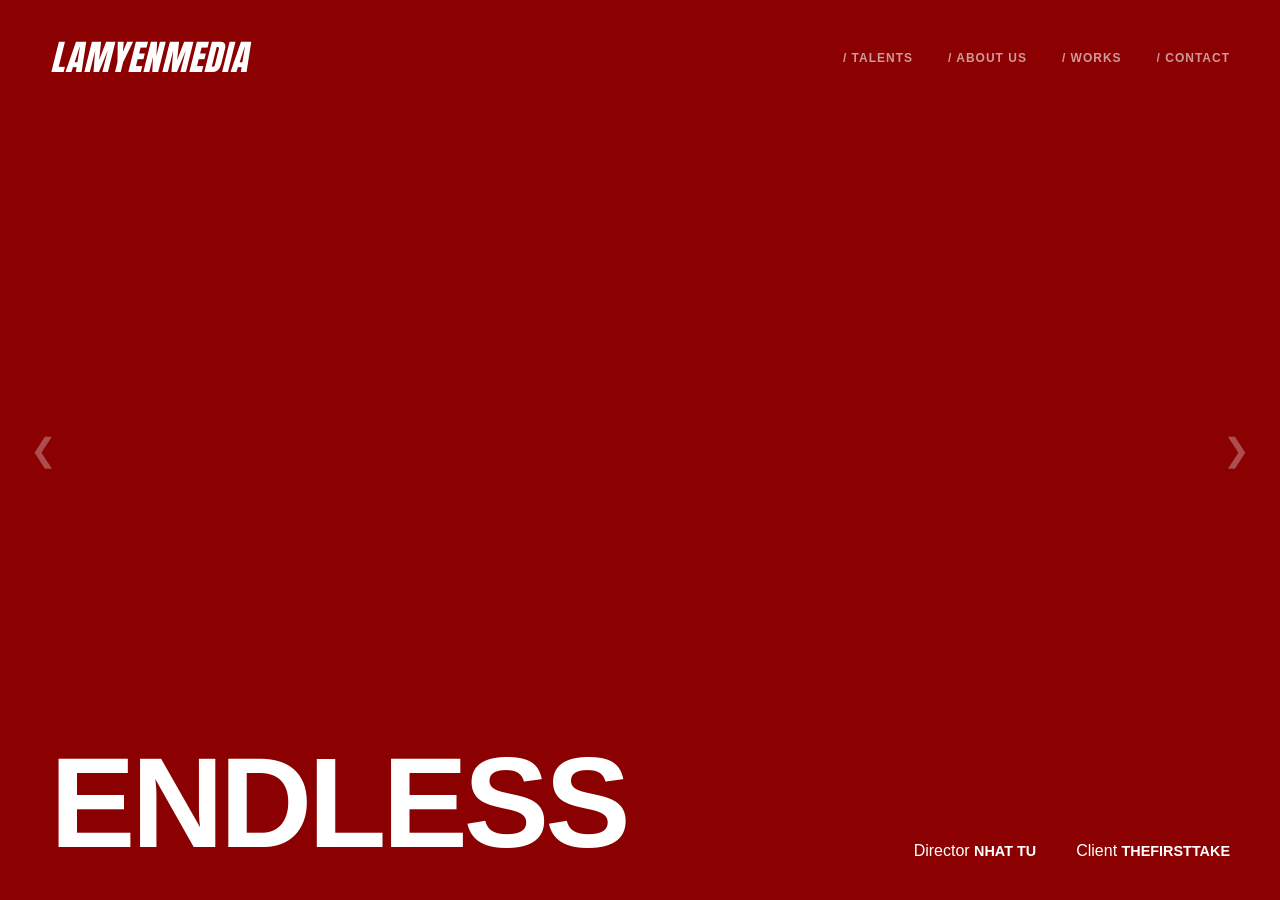
<file: index.html>
<!DOCTYPE html>
<html lang="vi">
<head>
    <meta charset="UTF-8">
    <meta name="viewport" content="width=device-width, initial-scale=1.0, maximum-scale=1.0, user-scalable=no">
    <link href="https://fonts.googleapis.com/css2?family=Anton&display=swap" rel="stylesheet">
    <title>LAMYENMEDIA | Portfolio</title>
    <style>
        /* --- 1. SETUP CHUNG --- */
        * { margin: 0; padding: 0; box-sizing: border-box; -webkit-tap-highlight-color: transparent; }
        body, html {
            width: 100%; height: 100%;
            font-family: 'Helvetica Neue', Helvetica, Arial, sans-serif;
            background-color: #000; color: #fff; overflow: hidden;
            transition: color 0.5s ease;
        }
        /* HIỆU ỨNG ĐÁNH MÁY (TYPING CURSOR) */
        .typing::after { content: '|'; animation: blinkCursor 0.8s infinite; margin-left: 5px; color: #fff; }
        @keyframes blinkCursor { 50% { opacity: 0; } }

        /* HIỆU ỨNG ROLLING TEXT */
        .rolling-text {
            display: inline-block; overflow: hidden; position: relative;
            height: 1.2em; line-height: 1.2em; vertical-align: middle;
        }
        .rolling-text span { display: block; transition: transform 0.6s cubic-bezier(0.76, 0, 0.24, 1); }
        .rolling-text span:last-child { position: absolute; top: 100%; left: 0; width: 100%; }
        .rolling-text:hover span { transform: translateY(-100%); }
        /* HIỆU ỨNG ROLLING TEXT */
        .rolling-text {
            display: inline-block;
            overflow: hidden;
            position: relative;
            height: 1.2em;
            line-height: 1.2em;
            vertical-align: middle;
        }
        .rolling-text span {
            display: block;
            transition: transform 0.6s cubic-bezier(0.76, 0, 0.24, 1);
        }
        .rolling-text span:last-child {
            position: absolute;
            top: 100%; left: 0; width: 100%;
        }
        .rolling-text:hover span {
            transform: translateY(-100%);
        }

        /* --- 2. HEADER & MENU --- */
        .main-header {
            position: absolute; top: 0; left: 0; width: 100%;
            display: flex; justify-content: space-between; align-items: center;
            padding: 40px 50px; z-index: 1000;
        }
        .logo {font-style: italic;
            font-family: 'Anton', sans-serif; /* Sử dụng font Anton */
    font-size: 2.2rem;               /* Tăng size nhẹ vì Anton hơi hẹp */
    font-weight: 400;                /* Anton chỉ có 1 trọng lượng mặc định là đậm */
    letter-spacing: 1px;             /* Dãn chữ ra một chút cho sang */
    text-transform: uppercase; 
    line-height: 1; }
        .main-nav ul { display: flex; list-style: none; gap: 35px; }
        .main-nav a { 
            text-decoration: none; color: inherit; opacity: 0.6;
            font-size: 0.75rem; font-weight: 600; letter-spacing: 1px; transition: 0.3s; 
        }
        .main-nav a:hover { opacity: 1; }
        .menu-toggle { display: none; cursor: pointer; font-size: 0.75rem; font-weight: 800; letter-spacing: 2px; opacity: 0.8; }

        /* --- 3. CÁC LỚP PHỦ (OVERLAYS) --- */
        .overlay {
            position: fixed; top: 0; left: 0; width: 100%; height: 60vh;
            z-index: 2000; padding: 50px;
            display: flex; flex-direction: column;
            background: rgba(0, 0, 0, 0.25) !important; 
            backdrop-filter: blur(30px) saturate(160%);
            -webkit-backdrop-filter: blur(30px) saturate(160%);
            transform: translateY(-100%); 
            transition: transform 0.8s cubic-bezier(0.85, 0, 0.15, 1); 
            border-bottom: 1px solid rgba(255, 255, 255, 0.1);
            overflow-y: auto;
        }
        .overlay.active { transform: translateY(0); }
        .overlay.is-contact { height: 100vh; background: #000 !important; backdrop-filter: none !important; border-bottom: none; }

        .talents-tabs, .about-tabs, .works-tabs { margin-bottom: 40px; border-bottom: 1px solid rgba(255,255,255,0.1); padding-bottom: 15px; }
        .tab { font-size: 0.7rem; color: #fff; text-transform: uppercase; border-bottom: 2px solid #fff; padding-bottom: 15px; display: inline-block; }

        /* Nút Close mới: To hơn, đậm hơn */
.close-btn { 
    position: absolute; 
    top: 30px; 
    right: 30px; 
    background: none; 
    border: none; 
    color: rgba(255,255,255,0.5); 
    cursor: pointer; 
    
    /* Chỉnh thông số ở đây */
    font-size: 1rem;           /* Tăng từ 0.7rem lên 1rem */
    font-weight: 900;         /* Đậm nhất có thể */
    letter-spacing: 3px;      /* Dãn chữ rộng ra cho sang */
    text-transform: uppercase; 
    z-index: 5000; 
    transition: 0.3s;
}

.close-btn:hover { 
    color: #fff; 
}

/* Đảm bảo khung Rolling Text bao đủ kích thước chữ mới */
.close-btn.rolling-text {
    height: 1.4em; /* Tăng nhẹ để không cấn chữ */
    line-height: 1.4em;
}
        /* --- 4. WORKS BANNER SYSTEM --- */
        .works-banner-container { display: flex; flex-direction: column; gap: 15px; margin-top: 20px; padding-bottom: 50px; }
        .work-banner-item {
            width: 100%; height: 120px; display: flex; align-items: center; justify-content: space-between;
            padding: 0 40px; text-decoration: none; color: #fff; border-radius: 4px;
            transition: all 0.5s cubic-bezier(0.165, 0.84, 0.44, 1); position: relative; overflow: hidden;
        }
        .work-banner-item:hover { transform: scale(1.01); filter: brightness(1.2); }
        .work-banner-title { font-size: 2rem; font-weight: 900; letter-spacing: -2px; text-transform: uppercase; }
        .work-banner-client { font-size: 0.7rem; font-weight: 700; opacity: 0.6; letter-spacing: 2px; text-transform: uppercase; }
        .work-banner-num { font-size: 0.7rem; font-weight: 900; margin-right: 20px; opacity: 0.4; }

        /* --- 5. TALENTS & CONTACT --- */
        .director-grid { display: grid; grid-template-columns: repeat(auto-fit, minmax(200px, 1fr)); gap: 20px; }
        .director-item { opacity: 0; transform: translateY(30px); transition: 0.7s ease; text-decoration: none; color: inherit; display: block; }
        .overlay.active .director-item { opacity: 1; transform: translateY(0); }
        .image-box { width: 100%; aspect-ratio: 16/9; background: rgba(255,255,255,0.05); overflow: hidden; }
        .image-box img { width: 100%; height: 100%; object-fit: cover; transition: 0.5s; }
        .director-item:hover img { transform: scale(1.05); }
        .director-name { margin-top: 15px; font-size: 0.85rem; color: rgba(255,255,255,0.7); text-transform: uppercase; font-weight: bold; }

        .contact-grid { display: grid; grid-template-columns: 1fr 1.2fr; gap: 100px; max-width: 1400px; margin: 0 auto; width: 100%; }
        .contact-section { margin-bottom: 60px; }
        .label-grey { color: rgba(255, 255, 255, 0.4); font-size: 0.65rem; text-transform: uppercase; letter-spacing: 1px; display: block; margin-bottom: 15px; }
        .contact-info-text { font-size: 1.1rem; font-weight: 700; line-height: 1.5; text-transform: uppercase; }
        .social-links { display: flex; gap: 15px; font-weight: 700; font-size: 0.8rem; }
        .social-links a { color: #fff; text-decoration: none; opacity: 0.5; transition: 0.3s; }
        .social-links a:hover { opacity: 1; }

        .anti-form { display: grid; gap: 40px; }
        .form-row { display: grid; grid-template-columns: 1fr 1fr; gap: 40px; }
        .form-item { border-bottom: 1px solid rgba(255, 255, 255, 0.2); padding-bottom: 10px; }
        .form-item label { display: block; color: rgba(255, 255, 255, 0.4); font-size: 0.8rem; margin-bottom: 15px; }
        .form-item input, .form-item textarea { width: 100%; background: none; border: none; color: #fff; font-family: inherit; font-size: 1rem; outline: none; text-transform: uppercase; }
        .btn-tell-us { background: #1a1a1a; color: #fff; border: none; padding: 20px; font-weight: 700; text-transform: uppercase; cursor: pointer; transition: 0.3s; border-radius: 4px; display: flex; justify-content: center; align-items: center; }
        .btn-tell-us:hover { background: #fff; color: #000; }

        /* --- 6. MAIN LAYOUT --- */
        .main-container { transition: all 0.8s cubic-bezier(0.85, 0, 0.15, 1); width: 100%; height: 100vh; display: flex; flex-direction: column; }
        #bg-area { flex: 1; height: 100vh; display: flex; align-items: center; justify-content: space-between; position: relative; transition: background-color 0.8s ease; cursor: pointer; }
        .nav-arrow { background: none; border: none; color: inherit; font-size: 2rem; padding: 30px; cursor: pointer; z-index: 100; opacity: 0.3; }
        
        .project-footer { position: absolute; bottom: 0; left: 0; width: 100%; padding: 40px 50px; display: flex; justify-content: space-between; align-items: flex-end; pointer-events: none; }
        .project-title { font-size: clamp(3rem, 10vw, 9rem); font-weight: 800; line-height: 0.9; letter-spacing: -4px; text-transform: uppercase; }
        
        .project-info { display: flex; gap: 40px; }
        .info-group { display: flex; flex-direction: column; align-items: flex-end; }
        .info-label { font-size: 0.65rem; text-transform: uppercase; color: rgba(255,255,255,0.4); font-weight: 700; margin-bottom: 4px; }
        .info-value { font-size: 0.9rem; font-weight: bold; color: #fff; text-transform: uppercase; }
        /* --- 5. TALENTS: FIX LỖI KHOẢNG ĐEN KHI FLIP --- */
        .director-grid { 
            display: grid; 
            grid-template-columns: repeat(auto-fit, minmax(200px, 1fr)); 
            gap: 20px; 
            perspective: 2000px; /* Tăng độ sâu để cú lật nhìn sang hơn */
        }

        .image-box { 
            width: 100%; 
            aspect-ratio: 16/9; 
            background: #000; 
            overflow: hidden; 
            transform-style: preserve-3d;
            border-radius: 4px;
        }

        .image-box img { 
            width: 100%; 
            height: 100%; 
            object-fit: cover; 
            filter: grayscale(100%) brightness(0.2);
            /* Quan trọng: Để visible để không bị mất hình khi xoay nghiêng */
            backface-visibility: visible; 
            -webkit-backface-visibility: visible;
            
            /* Cú lật với độ trễ và nảy nhẹ (Elastic feeling) */
            transition: transform 0.9s cubic-bezier(0.34, 1.56, 0.64, 1), filter 0.5s ease;
        }

        /* HOVER: Lật 360 độ + Phóng to 1.1 lần để che khoảng trống */
        .director-item:hover img { 
            filter: grayscale(0%) brightness(1); 
            transform: rotateY(360deg) scale(1.1); 
            /* Thêm một chút đổ bóng trắng mờ khi đang lật cho nghệ */
            box-shadow: 0 0 50px rgba(255,255,255,0.1);
        }

        .director-name { 
            margin-top: 15px; 
            font-size: 0.85rem; 
            color: rgba(255,255,255,0.4); 
            text-transform: uppercase; 
            font-weight: bold; 
            transition: 0.4s cubic-bezier(0.175, 0.885, 0.32, 1.275);
        }
        
        .director-item:hover .director-name { 
            color: #fff; 
            letter-spacing: 2px; /* Tên dãn ra nhẹ khi hover */
            transform: translateY(5px);
        }
        #about-menu h2, 
#about-menu p {
    font-style: italic;
}

        /* --- 7. MOBILE (BẢN UPDATE: SWIPE + HORIZONTAL INFO) --- */
        @media (max-width: 768px) {
            .main-header { padding: 25px 20px; }
            .logo { font-size: 1.1rem; color: #fff !important; } 
            .main-nav { display: none; } 
            
            /* Menu Toggle Mobile */
            .menu-toggle { 
                display: block; 
                font-size: 0.7rem; 
                color: #fff !important; 
                border: 1px solid rgba(255,255,255,0.3); 
                padding: 8px 15px; 
                border-radius: 20px; 
            }
            .nav-arrow { display: none; }

            /* 1. ẨN NÚT CLOSE - DÙNG THAO TÁC VUỐT */
            .close-btn { display: none !important; }

            /* 2. THANH CHỈ DẪN VUỐT (SWIPE BAR) Ở ĐÁY MENU */
            .overlay::after {
                content: '';
                position: absolute;
                bottom: 12px;
                left: 50%;
                transform: translateX(-50%);
                width: 45px;
                height: 5px;
                background: rgba(255, 255, 255, 0.4);
                border-radius: 10px;
                z-index: 9999;
            }
            
            /* 3. FIX MÀU CHỮ: Ép tất cả về trắng, chống lỗi chữ xanh */
            .overlay a, .rolling-text span, .info-value, .project-title { 
                color: #fff !important; 
                text-decoration: none; 
            }
            .info-label { color: rgba(255,255,255,0.4) !important; }

            /* 4. FOOTER: DIRECTOR & CLIENT CHUNG 1 HÀNG */
            .project-footer { 
                padding: 0 25px 60px 25px; 
                flex-direction: column; 
                align-items: flex-start; 
                bottom: 20px; 
            }
            .project-title { 
                font-size: 2.8rem; 
                letter-spacing: -2px; 
                margin-bottom: 25px; 
                width: 100%;
                line-height: 0.85;
            }

            .project-info { 
                display: flex !important; 
                flex-direction: row !important; /* Buộc nằm ngang */
                gap: 40px; 
                text-align: left; 
                width: 100%;
                border-left: 1px solid rgba(255,255,255,0.2);
                padding-left: 15px;
            }
            .info-group { align-items: flex-start; }
            .info-label { font-size: 0.55rem; }
            .info-value { font-size: 0.75rem; white-space: nowrap; }

            /* 5. OVERLAY FULL MÀN HÌNH */
            .overlay { 
                padding: 90px 20px 80px 20px; 
                height: 100vh !important; 
            }
            .work-banner-item { height: 85px; padding: 0 15px; }
            .work-banner-title { font-size: 1.1rem; letter-spacing: -1px; }
            .work-banner-client { display: none; }
            
        }
        .fade { animation: fadeIn 0.6s ease forwards; }
        @keyframes fadeIn { from { opacity: 0; transform: translateY(10px); } to { opacity: 1; transform: translateY(0); } }
    </style>
</head>
<body id="body-main">

    <div id="talents-menu" class="overlay">
        <button class="close-btn rolling-text" onclick="closeAllOverlays()"><span>✕ CLOSE</span><span>✕ CLOSE</span></button>
        <div class="talents-tabs"><span class="tab">DIRECTORS / TALENTS</span></div>
        <div class="director-grid">
            <a href="talent.html?id=0" class="director-item"><div class="image-box"><img src="img/tu.jpg" onerror="this.src='https://via.placeholder.com/400x225/111/fff?text=TU'"></div><p class="director-name">Nhat Tu</p></a>
            <a href="talent.html?id=1" class="director-item"><div class="image-box"><img src="img/huy.jpg" onerror="this.src='https://via.placeholder.com/400x225/111/fff?text=HUY'"></div><p class="director-name">Duong Huy</p></a>
            <a href="talent.html?id=2" class="director-item"><div class="image-box"><img src="img/tri.jpg" onerror="this.src='https://via.placeholder.com/400x225/111/fff?text=TRI'"></div><p class="director-name">Tri Minh</p></a>
        </div>
    </div>

    <div id="about-menu" class="overlay">
        <button class="close-btn rolling-text" onclick="closeAllOverlays()"><span>✕ CLOSE</span><span>✕ CLOSE</span></button>
        <div class="about-tabs"><span class="tab">ABOUT US</span></div>
        <div style="max-width: 900px; margin: 0 auto; text-align: left;">
            <h2 id="type-title" style="font-size: 2.5rem; letter-spacing: -1px; margin-bottom: 25px; font-weight: 800; color: #fff; min-height: 1.2em;"></h2>
            <p id="type-p1" style="font-size: 1.2rem; line-height: 1.8; margin-bottom: 20px; font-weight: 300; color: rgba(255,255,255,0.8); min-height: 3em;"></p>
            <p id="type-p2" style="font-size: 1.2rem; line-height: 1.8; font-weight: 300; opacity: 0.6; min-height: 2em;"></p>
        </div>
    </div>

    <div id="works-menu" class="overlay">
        <button class="close-btn rolling-text" onclick="closeAllOverlays()"><span>✕ CLOSE</span><span>✕ CLOSE</span></button>
        <div class="works-tabs"><span class="tab">OUR WORKS / PROJECTS</span></div>
        <div class="works-banner-container" id="works-list"></div>
    </div>

    <div id="contact-menu" class="overlay is-contact">
        <button class="close-btn rolling-text" onclick="closeAllOverlays()"><span>✕ CLOSE</span><span>✕ CLOSE</span></button>
        <div class="contact-grid">
            <div class="contact-left">
                <div class="contact-section"><span class="label-grey">/ MAIL TO</span><p class="contact-info-text">LAMYENMEDIA@GMAIL.COM</p></div>
                <div class="contact-section"><span class="label-grey">/ LOCATION</span><p class="contact-info-text">TP. HO CHI MINH, VIETNAM</p><p id="live-time" class="time-text"></p></div>
                <div class="contact-section"><span class="label-grey">/ SOCIALS</span>
                    <div class="social-links">
                        <a href="https://www.instagram.com/_tuuxuf.raw/" target="_blank" class="rolling-text"><span>INSTAGRAM</span><span>INSTAGRAM</span></a> • 
                        <a href="https://www.facebook.com/nhat.tu.415301" target="_blank" class="rolling-text"><span>FACEBOOK</span><span>FACEBOOK</span></a>
                    </div>
                </div>
            </div>
            <div class="contact-right"><span class="label-grey">/ SAY SOMETHING COOL</span>
                <form class="anti-form">
                    <div class="form-row">
                        <div class="form-item"><label>NAME</label><input type="text" id="contact-name"></div>
                        <div class="form-item"><label>EMAIL</label><input type="email" id="contact-email"></div>
                    </div>
                    <div class="form-item"><label>MESSAGE</label><textarea rows="3" id="contact-msg"></textarea></div>
                    <button type="button" class="btn-tell-us" onclick="handleSendMail()">
                        <span class="rolling-text"><span>TELL US!</span><span>TELL US!</span></span>
                    </button>
                </form>
            </div>
        </div>
    </div>

    <div id="mobile-nav-menu" class="overlay">
        <button class="close-btn rolling-text" onclick="closeAllOverlays()"><span>✕ CLOSE</span><span>✕ CLOSE</span></button>
        <div class="works-tabs"><span class="tab">MENU</span></div>
        <div style="display: flex; flex-direction: column; gap: 30px; margin-top: 20px;">
            <a href="javascript:void(0)" onclick="toggleOverlay('talents-menu')" class="rolling-text"><span>/ TALENTS</span><span>/ TALENTS</span></a>
            <a href="javascript:void(0)" onclick="toggleOverlay('about-menu')" class="rolling-text"><span>/ ABOUT US</span><span>/ ABOUT US</span></a>
            <a href="javascript:void(0)" onclick="toggleOverlay('works-menu')" class="rolling-text"><span>/ WORKS</span><span>/ WORKS</span></a>
            <a href="javascript:void(0)" onclick="toggleOverlay('contact-menu')" class="rolling-text"><span>/ CONTACT</span><span>/ CONTACT</span></a>
        </div>
    </div>

    <div class="main-container">
        <header class="main-header">
            <div class="logo">LAMYENMEDIA</div>
            <div class="menu-toggle" onclick="toggleOverlay('mobile-nav-menu')">MENU</div>
            <nav class="main-nav">
                <ul>
                    <li><a href="javascript:void(0)" onclick="toggleOverlay('talents-menu')" class="rolling-text"><span>/ TALENTS</span><span>/ TALENTS</span></a></li>
                    <li><a href="javascript:void(0)" onclick="toggleOverlay('about-menu')" class="rolling-text"><span>/ ABOUT US</span><span>/ ABOUT US</span></a></li>
                    <li><a href="javascript:void(0)" onclick="toggleOverlay('works-menu')" class="rolling-text"><span>/ WORKS</span><span>/ WORKS</span></a></li>
                    <li><a href="javascript:void(0)" onclick="toggleOverlay('contact-menu')" class="rolling-text"><span>/ CONTACT</span><span>/ CONTACT</span></a></li>
                </ul>
            </nav>
        </header>

        <main id="bg-area" onclick="handleBgClick(event)">
            <button class="nav-arrow" onclick="event.stopPropagation(); prevProject()">&#10094;</button>
            <button class="nav-arrow" onclick="event.stopPropagation(); nextProject()">&#10095;</button>
        </main>

        <footer class="project-footer">
            <div class="project-title" id="p-title">PROJECT</div>
            <div class="project-info">
                <p>Director <span class="info-value" id="p-director">---</span></p>
                <p>Client <span class="info-value" id="p-client">---</span></p>
            </div>
        </footer>
    </div>
    <script src="script.js"></script>
</body>
</html>
</body>
</html>
</file>
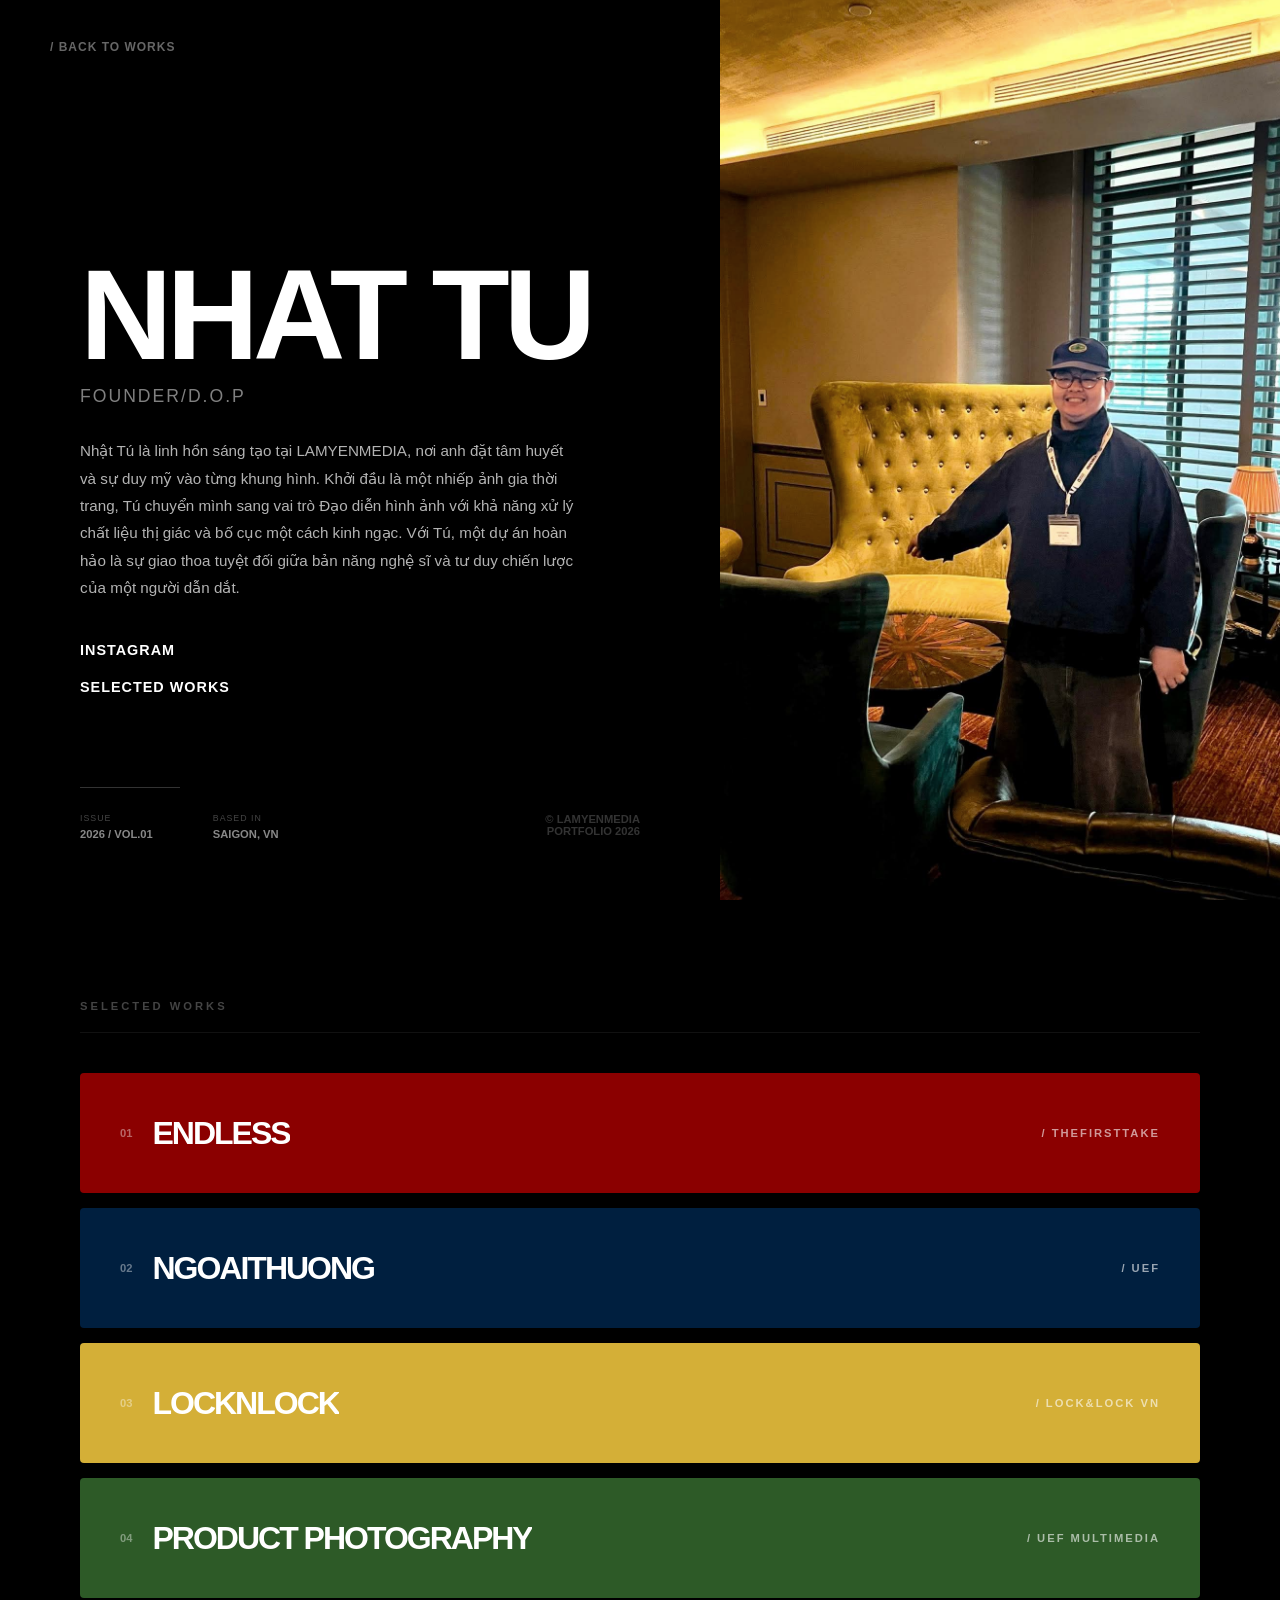
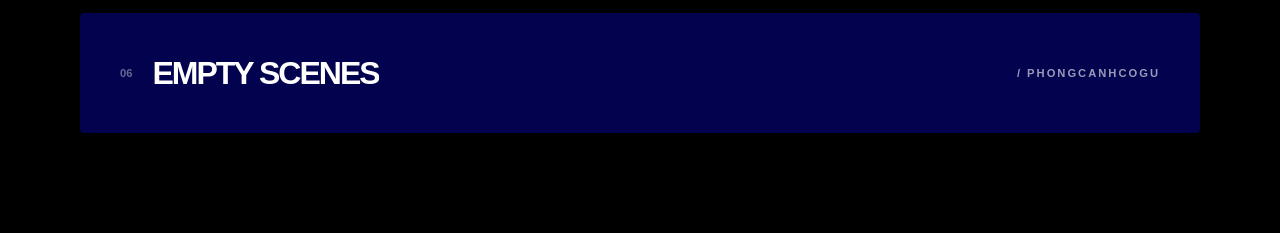
<file: talent.html>
<!DOCTYPE html>
<html lang="vi">
<head>
    <meta charset="UTF-8">
    <meta name="viewport" content="width=device-width, initial-scale=1.0, maximum-scale=1.0, user-scalable=no">
    <title id="page-title">Talent Detail | LAMYENMEDIA</title>
    <style>
        /* --- 1. RESET & SETUP --- */
        * { margin: 0; padding: 0; box-sizing: border-box; -webkit-tap-highlight-color: transparent; }
        
        body, html {
            width: 100%; height: auto; /* Mở để cuộn */
            font-family: 'Helvetica Neue', Helvetica, Arial, sans-serif;
            background-color: #000; color: #fff;
            overflow-x: hidden; overflow-y: auto;
        }

        /* HIỆU ỨNG ROLLING TEXT */
        .rolling-text {
            display: inline-block;
            overflow: hidden;
            position: relative;
            height: 1.2em;
            line-height: 1.2em;
            vertical-align: middle;
        }
        .rolling-text span {
            display: block;
            transition: transform 0.6s cubic-bezier(0.76, 0, 0.24, 1);
        }
        .rolling-text span:last-child {
            position: absolute;
            top: 100%; left: 0; width: 100%;
        }
        .rolling-text:hover span {
            transform: translateY(-100%);
        }

        /* --- 2. FIXED HEADER --- */
        .talent-header {
            position: fixed; top: 0; left: 0; width: 100%;
            display: flex; justify-content: space-between; align-items: center;
            padding: 40px 50px; z-index: 2000; pointer-events: none;
        }
        .back-btn { 
            pointer-events: auto; color: #fff; text-decoration: none; 
            font-size: 0.75rem; font-weight: 700; letter-spacing: 1px; 
            opacity: 0.4; transition: 0.3s;
        }
        .back-btn:hover { opacity: 1; }

        /* --- 3. HERO SECTION --- */
        .talent-wrapper {
            display: flex; width: 100%; height: 100vh;
        }

        .info-side {
            flex: 1; padding: 120px 80px 60px 80px;
            background-color: #000;
            display: flex; flex-direction: column; 
            justify-content: center;
            animation: fadeInRight 1s ease forwards;
            position: relative;
        }

        .image-side { 
            flex: 1; position: relative; overflow: hidden;
            background-color: #111;
            animation: fadeIn 1.5s ease forwards;
        }

        .image-side img { 
            width: 100%; height: 100%; object-fit: cover; 
            filter: grayscale(10%); transition: 1s ease; 
        }
        .image-side:hover img { filter: grayscale(0%); transform: scale(1.03); }

        /* Typography */
        .main-content h1 {
            font-size: clamp(4rem, 10vw, 12rem); font-weight: 900;
            text-transform: uppercase; letter-spacing: -6px; line-height: 0.8;
            margin-bottom: 20px;
        }
        .role { 
            font-size: 1.1rem; text-transform: uppercase; 
            font-weight: 300; opacity: 0.5; letter-spacing: 2px;
            margin-bottom: 30px;
        }

        .description {
            font-size: 0.95rem;
            line-height: 1.8;
            color: rgba(255, 255, 255, 0.7);
            max-width: 500px;
            font-weight: 300;
            margin-bottom: 40px;
        }

        .talent-links { display: flex; flex-direction: column; gap: 20px; }
        .talent-links a { 
            color: #fff; text-decoration: none; font-weight: 700; 
            font-size: 0.9rem; letter-spacing: 1px;
        }
        .talent-links a::after { content: ' ↗'; font-size: 0.7rem; opacity: 0.5; }

        /* --- 4. SELECTED WORKS (LIÊN KẾT PROJECT) --- */
        .related-works {
            padding: 100px 80px;
            background-color: #000;
        }
        .related-title {
            font-size: 0.7rem;
            letter-spacing: 3px;
            text-transform: uppercase;
            color: #444;
            margin-bottom: 40px;
            border-bottom: 1px solid #111;
            padding-bottom: 20px;
        }

        .works-banner-container { display: flex; flex-direction: column; gap: 15px; }
        .work-banner-item {
            width: 100%; height: 120px; display: flex; align-items: center; justify-content: space-between;
            padding: 0 40px; text-decoration: none; color: #fff; border-radius: 4px;
            transition: all 0.5s cubic-bezier(0.165, 0.84, 0.44, 1); position: relative; overflow: hidden;
        }
        .work-banner-item:hover { transform: scale(1.01); filter: brightness(1.2); }
        .work-banner-title { font-size: 2rem; font-weight: 900; letter-spacing: -2px; text-transform: uppercase; }
        .work-banner-client { font-size: 0.7rem; font-weight: 700; opacity: 0.6; letter-spacing: 2px; text-transform: uppercase; }
        .work-banner-num { font-size: 0.7rem; font-weight: 900; margin-right: 20px; opacity: 0.4; }

        /* --- 5. MAGAZINE FOOTER --- */
        .footer-note { position: absolute; bottom: 60px; left: 80px; right: 80px; pointer-events: none; }
        .f-line { width: 100px; height: 1px; background: rgba(255,255,255,0.2); margin-bottom: 25px; }
        .f-info { display: flex; justify-content: flex-start; gap: 60px; }
        .f-item span { display: block; font-size: 0.55rem; color: #444; text-transform: uppercase; letter-spacing: 1px; margin-bottom: 5px; }
        .f-item p { font-size: 0.7rem; font-weight: 700; color: #888; }
        .f-item.copyright { margin-left: auto; text-align: right; }
        .f-item.copyright p { color: #333; }

        /* Animations */
        @keyframes fadeInRight { from { opacity: 0; transform: translateX(-30px); } to { opacity: 1; transform: translateX(0); } }
        @keyframes fadeIn { from { opacity: 0; } to { opacity: 1; } }

        /* Responsive */
        @media (max-width: 768px) {
            .talent-wrapper { flex-direction: column; height: auto; }
            .image-side { height: 70vh; order: 1; }
            .info-side { padding: 40px 30px; min-height: 100vh; order: 2; justify-content: flex-start; }
            .related-works { padding: 60px 25px; }
            .work-banner-item { height: 90px; padding: 0 20px; }
            .work-banner-title { font-size: 1.2rem; }
            .footer-note { position: static; margin-top: 60px; padding-bottom: 40px; }
            .f-info { flex-direction: column; gap: 25px; }
            .f-item.copyright { text-align: left; margin-left: 0; }
        }
    </style>
</head>
<body>

    <header class="talent-header">
        <a href="index.html" class="back-btn rolling-text">
            <span>/ BACK TO WORKS</span>
            <span>/ BACK TO WORKS</span>
        </a>
    </header>

    <div class="talent-wrapper">
        <div class="info-side">
            <div class="main-content">
                <h1 id="t-name">NAME</h1>
                <p class="role" id="t-role">ROLE</p>
                <p class="description" id="t-desc">Biography loading...</p>
                
                <div class="talent-links">
                    <a href="#" id="t-ig" target="_blank" class="rolling-text">
                        <span>INSTAGRAM</span>
                        <span>INSTAGRAM</span>
                    </a>
                    <a href="#related-works-anchor" class="rolling-text">
                        <span>SELECTED WORKS</span>
                        <span>SELECTED WORKS</span>
                    </a>
                </div>
            </div>
            
            <div class="footer-note">
                <div class="f-line"></div>
                <div class="f-info">
                    <div class="f-item"><span>Issue</span><p>2026 / VOL.01</p></div>
                    <div class="f-item"><span>Based in</span><p>SAIGON, VN</p></div>
                    <div class="f-item copyright"><p>© LAMYENMEDIA</p><p>PORTFOLIO 2026</p></div>
                </div>
            </div>
        </div>

        <div class="image-side">
            <img id="t-img" src="" alt="Talent Portrait">
        </div>
    </div>

    <section class="related-works" id="related-works-anchor">
        <h3 class="related-title">Selected Works</h3>
        <div class="works-banner-container" id="related-list">
            </div>
    </section>

    <script>
        // Dữ liệu dự án tổng (Đồng bộ với index.html)
        const allProjects = [
            { title: "ENDLESS", director: "NHAT TU", client: "THEFIRSTTAKE", color: "#8B0000" },
            { title: "NGOAITHUONG", director: "NHAT TU", client: "UEF", color: "#001F3F" },
            { title: "LOCKNLOCK", director: "NHAT TU", client: "Lock&Lock VN", color: "#D4AF37" },
            { title: "PRODUCT PHOTOGRAPHY", director: "NHAT TU", client: "UEF Multimedia", color: "#2D5A27" },
            { title: "OCEAN FLASHLIGHT", director: "NHAT TU", client: "Nhungduatrecogu", color: "#3C7DBE" }, 
            { title: "EMPTY SCENES", director: "TRI MINH", client: "Phongcanhcogu", color: "#02024e" } 
        ];

        const talentData = [
            { 
                name: "Nhat Tu", 
                role: "Founder/D.O.P", 
                img: "tuu.jpg", 
                desc: "Nhật Tú là linh hồn sáng tạo tại LAMYENMEDIA, nơi anh đặt tâm huyết và sự duy mỹ vào từng khung hình. Khởi đầu là một nhiếp ảnh gia thời trang, Tú chuyển mình sang vai trò Đạo diễn hình ảnh với khả năng xử lý chất liệu thị giác và bố cục một cách kinh ngạc. Với Tú, một dự án hoàn hảo là sự giao thoa tuyệt đối giữa bản năng nghệ sĩ và tư duy chiến lược của một người dẫn dắt.",
                ig: "https://www.instagram.com/_tuuxuf.raw/",
                projectIds: [0, 1, 2, 3, 5]
            }, 
            { 
                name: "Duong Huy", 
                role: "Founder/Director", 
                img: "huy-port.jpg", 
                desc: "Dương Huy mang đến làn gió mới cho vai trò Đạo diễn nhờ sự kết hợp giữa logic kỹ thuật của một sinh viên IT và tâm hồn điện ảnh bay bổng. Huy có khả năng cấu trúc hóa những ý tưởng phức tạp thành những thước phim mạch lạc nhưng vẫn đầy rung động. Anh tin rằng công nghệ là công cụ tối thượng để chạm đến những tầng sâu nhất của cảm xúc nhân văn.",
                ig: "https://www.instagram.com/_duvnghuy.mov/",
                projectIds: [4, 5]
            },
            { 
                name: "Tri Minh", 
                role: "Founder/Director", 
                img: "trii.jpg", 
                desc: "Là một tay máy lão luyện, Trí Minh hiện chịu trách nhiệm hình ảnh chính, biến mọi bối cảnh đời thường trở thành những không gian điện ảnh sầm uất. Với tài năng thiên bẩm trong việc sử dụng kết cấu (texture) và ánh sáng tự nhiên, Minh có thể điều khiển cảm xúc khán giả mà không cần lời thoại. Với anh, camera chính là đôi mắt để tái định nghĩa vẻ đẹp thế giới.",
                ig: "https://www.instagram.com/dawmsoblue.raw/",
                projectIds: [5]
            }
        ];

        const urlParams = new URLSearchParams(window.location.search);
        const id = urlParams.get('id') || 0;
        const person = talentData[id];

        if (person) {
            document.getElementById('t-name').innerText = person.name;
            document.getElementById('t-role').innerText = person.role;
            document.getElementById('t-desc').innerText = person.desc;
            document.getElementById('t-img').src = person.img;
            document.getElementById('t-ig').href = person.ig;
            document.getElementById('page-title').innerText = `${person.name} | LAMYENMEDIA`;

            // RENDER PROJECTS LIÊN QUAN
            const relatedList = document.getElementById('related-list');
            let html = "";
            person.projectIds.forEach(pId => {
                const p = allProjects[pId];
                const num = (pId + 1) < 10 ? `0${pId + 1}` : pId + 1;
                html += `
                    <a href="project.html?id=${pId}" class="work-banner-item" style="background-color: ${p.color}">
                        <div style="display: flex; align-items: center;">
                            <span class="work-banner-num">${num}</span>
                            <h2 class="work-banner-title rolling-text"><span>${p.title}</span><span>${p.title}</span></h2>
                        </div>
                        <span class="work-banner-client">/ ${p.client || 'SOON'}</span>
                    </a>
                `;
            });
            relatedList.innerHTML = html;
        }
    </script>
</body>
</html>
</file>
